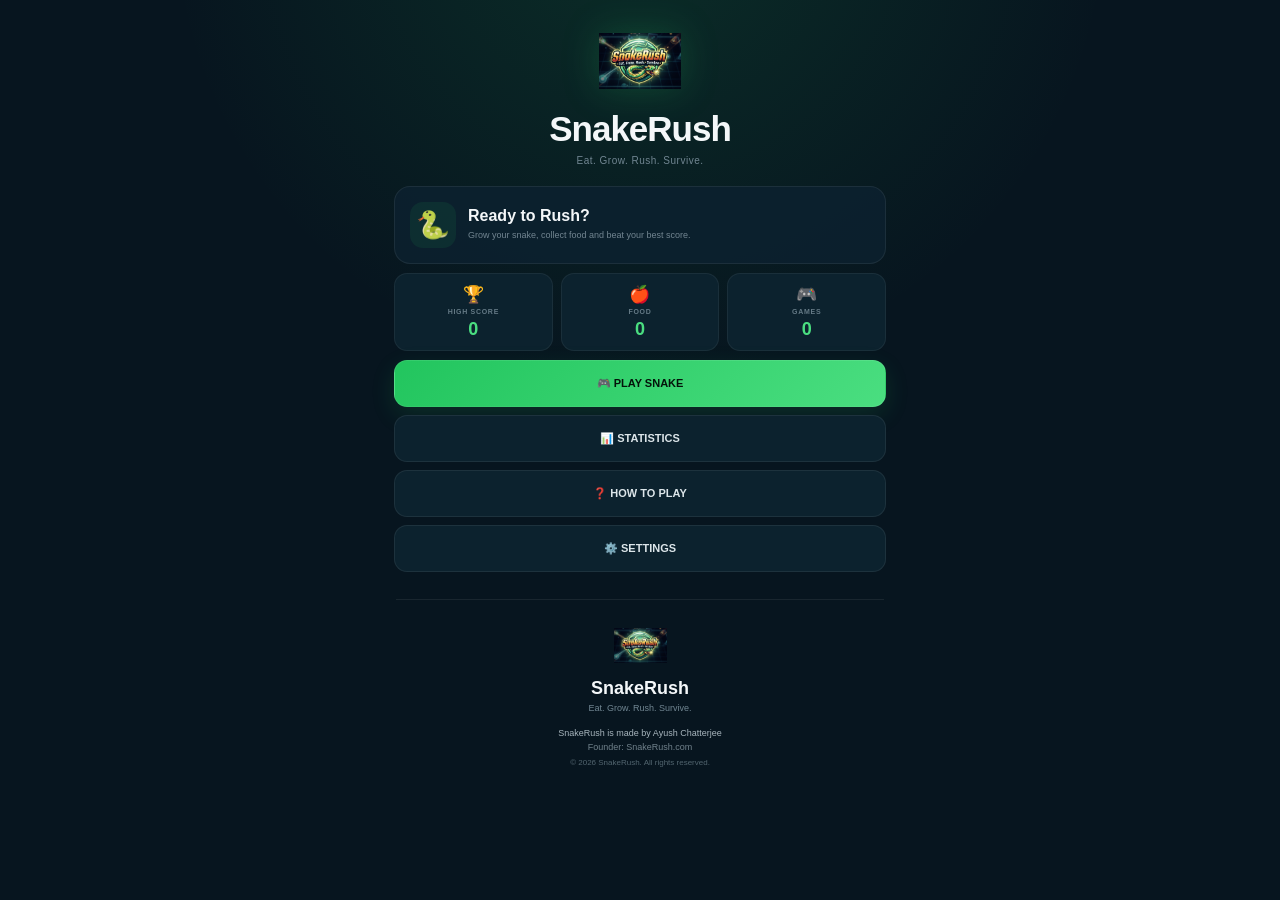
<file: index.html>
<!DOCTYPE html>
<html lang="en">

<head>
    <meta charset="UTF-8">

    <meta
        name="viewport"
        content="width=device-width, initial-scale=1.0, maximum-scale=1.0, user-scalable=no"
    >

    <meta name="theme-color" content="#07151f">

    <title>SnakeRush</title>

    <link rel="stylesheet" href="style.css">
</head>

<body>

<div class="app">

    <!-- =========================
         DASHBOARD
    ========================== -->

    <section id="dashboard" class="screen active">

        <header class="hero">

            <img
                src="snakerush-logo.png"
                alt="SnakeRush Logo"
                class="main-logo"
                onerror="this.style.display='none'; document.getElementById('fallbackLogo').style.display='flex';"
            >

            <div id="fallbackLogo" class="fallback-logo">
                🐍
            </div>

            <h1>SnakeRush</h1>

            <p class="tagline">
                Eat. Grow. Rush. Survive.
            </p>

        </header>


        <!-- WELCOME -->

        <div class="welcome-card">

            <div class="snake-icon">
                🐍
            </div>

            <div>

                <h2>Ready to Rush?</h2>

                <p>
                    Grow your snake, collect food
                    and beat your best score.
                </p>

            </div>

        </div>


        <!-- QUICK STATS -->

        <div class="quick-stats">

            <div class="quick-stat">

                <span>🏆</span>

                <small>HIGH SCORE</small>

                <strong id="dashboardHighScore">
                    0
                </strong>

            </div>


            <div class="quick-stat">

                <span>🍎</span>

                <small>FOOD</small>

                <strong id="dashboardFood">
                    0
                </strong>

            </div>


            <div class="quick-stat">

                <span>🎮</span>

                <small>GAMES</small>

                <strong id="dashboardGames">
                    0
                </strong>

            </div>

        </div>


        <!-- DASHBOARD MENU -->

        <div class="menu">

            <button
                id="playButton"
                class="menu-button primary"
            >
                🎮 PLAY SNAKE
            </button>


            <button
                id="statsButton"
                class="menu-button"
            >
                📊 STATISTICS
            </button>


            <button
                id="howButton"
                class="menu-button"
            >
                ❓ HOW TO PLAY
            </button>


            <button
                id="settingsButton"
                class="menu-button"
            >
                ⚙️ SETTINGS
            </button>

        </div>


        <!-- FOOTER -->

        <footer class="footer">

            <div class="footer-divider"></div>

            <img
                src="snakerush-logo.png"
                alt="SnakeRush"
                class="footer-logo"
            >

            <h3>SnakeRush</h3>

            <p class="footer-tagline">
                Eat. Grow. Rush. Survive.
            </p>

            <p class="creator">
                SnakeRush is made by Ayush Chatterjee
            </p>

            <p class="founder">
                Founder: SnakeRush.com
            </p>

            <p class="copyright">
                © 2026 SnakeRush. All rights reserved.
            </p>

        </footer>

    </section>



    <!-- =========================
         GAME SCREEN
    ========================== -->

    <section id="gameScreen" class="screen">

        <div class="game-header">

            <button
                id="homeButton"
                class="small-button"
            >
                ← HOME
            </button>


            <div class="game-title">
                🐍 SnakeRush
            </div>


            <button
                id="pauseButton"
                class="pause-button"
            >
                ⏸
            </button>

        </div>


        <!-- SCORE -->

        <div class="score-row">

            <div class="score-card">

                <span>SCORE</span>

                <strong id="score">
                    0
                </strong>

            </div>


            <div class="score-card">

                <span>BEST</span>

                <strong id="gameHighScore">
                    0
                </strong>

            </div>


            <div class="score-card">

                <span>SIZE</span>

                <strong id="snakeSize">
                    3
                </strong>

            </div>

        </div>


        <!-- SPEED -->

        <div class="speed-indicator">

            <span>MODE</span>

            <strong id="currentSpeed">
                MEDIUM
            </strong>

        </div>


        <!-- GAME BOARD -->

        <div
            id="gameArea"
            class="game-area"
        >

            <canvas id="gameCanvas"></canvas>


            <div
                id="gameOverlay"
                class="game-overlay"
            >

                <div class="overlay-content">

                    <div
                        id="overlayIcon"
                        class="overlay-icon"
                    >
                        🐍
                    </div>


                    <h2 id="overlayTitle">
                        Ready to Rush?
                    </h2>


                    <p id="overlayText">
                        Swipe anywhere on the board
                        to control your snake.
                    </p>


                    <button
                        id="overlayButton"
                        class="overlay-button"
                    >
                        START GAME
                    </button>

                </div>

            </div>

        </div>


        <div class="control-hint">

            <span>
                📱 Swipe
            </span>

            <span>
                ⌨️ Arrow / WASD
            </span>

        </div>


        <p class="game-tip">
            Collect 🍎 and avoid the walls and yourself.
        </p>

    </section>



    <!-- =========================
         STATISTICS
    ========================== -->

    <section id="statsScreen" class="screen">

        <div class="page-header">

            <button
                id="statsBack"
                class="back-button"
            >
                ←
            </button>

            <h2>
                📊 Statistics
            </h2>

        </div>


        <div class="statistics-grid">

            <div class="stat-card">

                <span>🏆</span>

                <small>BEST SCORE</small>

                <strong id="statsHighScore">
                    0
                </strong>

            </div>


            <div class="stat-card">

                <span>🍎</span>

                <small>FOOD COLLECTED</small>

                <strong id="statsFood">
                    0
                </strong>

            </div>


            <div class="stat-card">

                <span>🎮</span>

                <small>GAMES PLAYED</small>

                <strong id="statsGames">
                    0
                </strong>

            </div>


            <div class="stat-card">

                <span>🐍</span>

                <small>LONGEST SNAKE</small>

                <strong id="statsLongest">
                    3
                </strong>

            </div>

        </div>

    </section>



    <!-- =========================
         HOW TO PLAY
    ========================== -->

    <section id="howScreen" class="screen">

        <div class="page-header">

            <button
                id="howBack"
                class="back-button"
            >
                ←
            </button>

            <h2>
                ❓ How to Play
            </h2>

        </div>


        <div class="instructions">

            <div class="instruction-card">

                <div class="instruction-icon">
                    🍎
                </div>

                <div>

                    <h3>
                        Collect Food
                    </h3>

                    <p>
                        Eat the apples to earn
                        points and grow your snake.
                    </p>

                </div>

            </div>


            <div class="instruction-card">

                <div class="instruction-icon">
                    🐍
                </div>

                <div>

                    <h3>
                        Grow Bigger
                    </h3>

                    <p>
                        Every food increases
                        your snake's size.
                    </p>

                </div>

            </div>


            <div class="instruction-card">

                <div class="instruction-icon">
                    💥
                </div>

                <div>

                    <h3>
                        Avoid Collision
                    </h3>

                    <p>
                        Don't hit the wall
                        or your own body.
                    </p>

                </div>

            </div>


            <div class="instruction-card">

                <div class="instruction-icon">
                    📱
                </div>

                <div>

                    <h3>
                        Swipe Control
                    </h3>

                    <p>
                        Swipe anywhere inside
                        the game board.
                    </p>

                </div>

            </div>


            <div class="instruction-card">

                <div class="instruction-icon">
                    ⚡
                </div>

                <div>

                    <h3>
                        Choose Your Speed
                    </h3>

                    <p>
                        Select Slow, Medium
                        or Fast from Settings.
                    </p>

                </div>

            </div>

        </div>

    </section>



    <!-- =========================
         SETTINGS
    ========================== -->

    <section id="settingsScreen" class="screen">

        <div class="page-header">

            <button
                id="settingsBack"
                class="back-button"
            >
                ←
            </button>

            <h2>
                ⚙️ Settings
            </h2>

        </div>


        <div class="settings-box">

            <!-- SPEED -->

            <div class="settings-section">

                <div class="setting-heading">

                    <h3>
                        🐍 Snake Speed
                    </h3>

                    <p>
                        Choose how quickly your snake moves.
                    </p>

                </div>


                <div class="speed-options">

                    <button
                        class="speed-option"
                        data-speed="slow"
                    >

                        <span>🐢</span>

                        <strong>
                            SLOW
                        </strong>

                        <small>
                            Relaxed
                        </small>

                    </button>


                    <button
                        class="speed-option"
                        data-speed="medium"
                    >

                        <span>🐍</span>

                        <strong>
                            MEDIUM
                        </strong>

                        <small>
                            Normal
                        </small>

                    </button>


                    <button
                        class="speed-option"
                        data-speed="fast"
                    >

                        <span>⚡</span>

                        <strong>
                            FAST
                        </strong>

                        <small>
                            Challenge
                        </small>

                    </button>

                </div>

            </div>


            <!-- SOUND -->

            <div class="setting-row">

                <div>

                    <h3>
                        🔊 Game Sound
                    </h3>

                    <p>
                        Sound effects during gameplay.
                    </p>

                </div>


                <label class="switch">

                    <input
                        type="checkbox"
                        id="soundToggle"
                        checked
                    >

                    <span></span>

                </label>

            </div>


            <!-- VIBRATION -->

            <div class="setting-row">

                <div>

                    <h3>
                        📳 Vibration
                    </h3>

                    <p>
                        Vibration when collecting food.
                    </p>

                </div>


                <label class="switch">

                    <input
                        type="checkbox"
                        id="vibrationToggle"
                        checked
                    >

                    <span></span>

                </label>

            </div>


            <!-- GAME DETAILS -->

            <button
                id="detailsButton"
                class="settings-details-button"
            >

                <div class="details-button-icon">
                    ℹ️
                </div>

                <div class="details-button-text">

                    <strong>
                        Game Details
                    </strong>

                    <small>
                        About SnakeRush & how it works
                    </small>

                </div>

                <span class="details-arrow">
                    →
                </span>

            </button>

        </div>


        <!-- SETTINGS FOOTER -->

        <footer class="footer settings-footer">

            <div class="footer-divider"></div>

            <img
                src="snakerush-logo.png"
                alt="SnakeRush"
                class="footer-logo"
            >

            <h3>
                SnakeRush
            </h3>

            <p class="footer-tagline">
                Eat. Grow. Rush. Survive.
            </p>

            <p class="creator">
                SnakeRush is made by Ayush Chatterjee
            </p>

            <p class="founder">
                Founder: SnakeRush.com
            </p>

            <p class="copyright">
                © 2026 SnakeRush. All rights reserved.
            </p>

        </footer>

    </section>

</div>


<script src="script.js"></script>

</body>

</html>
</file>
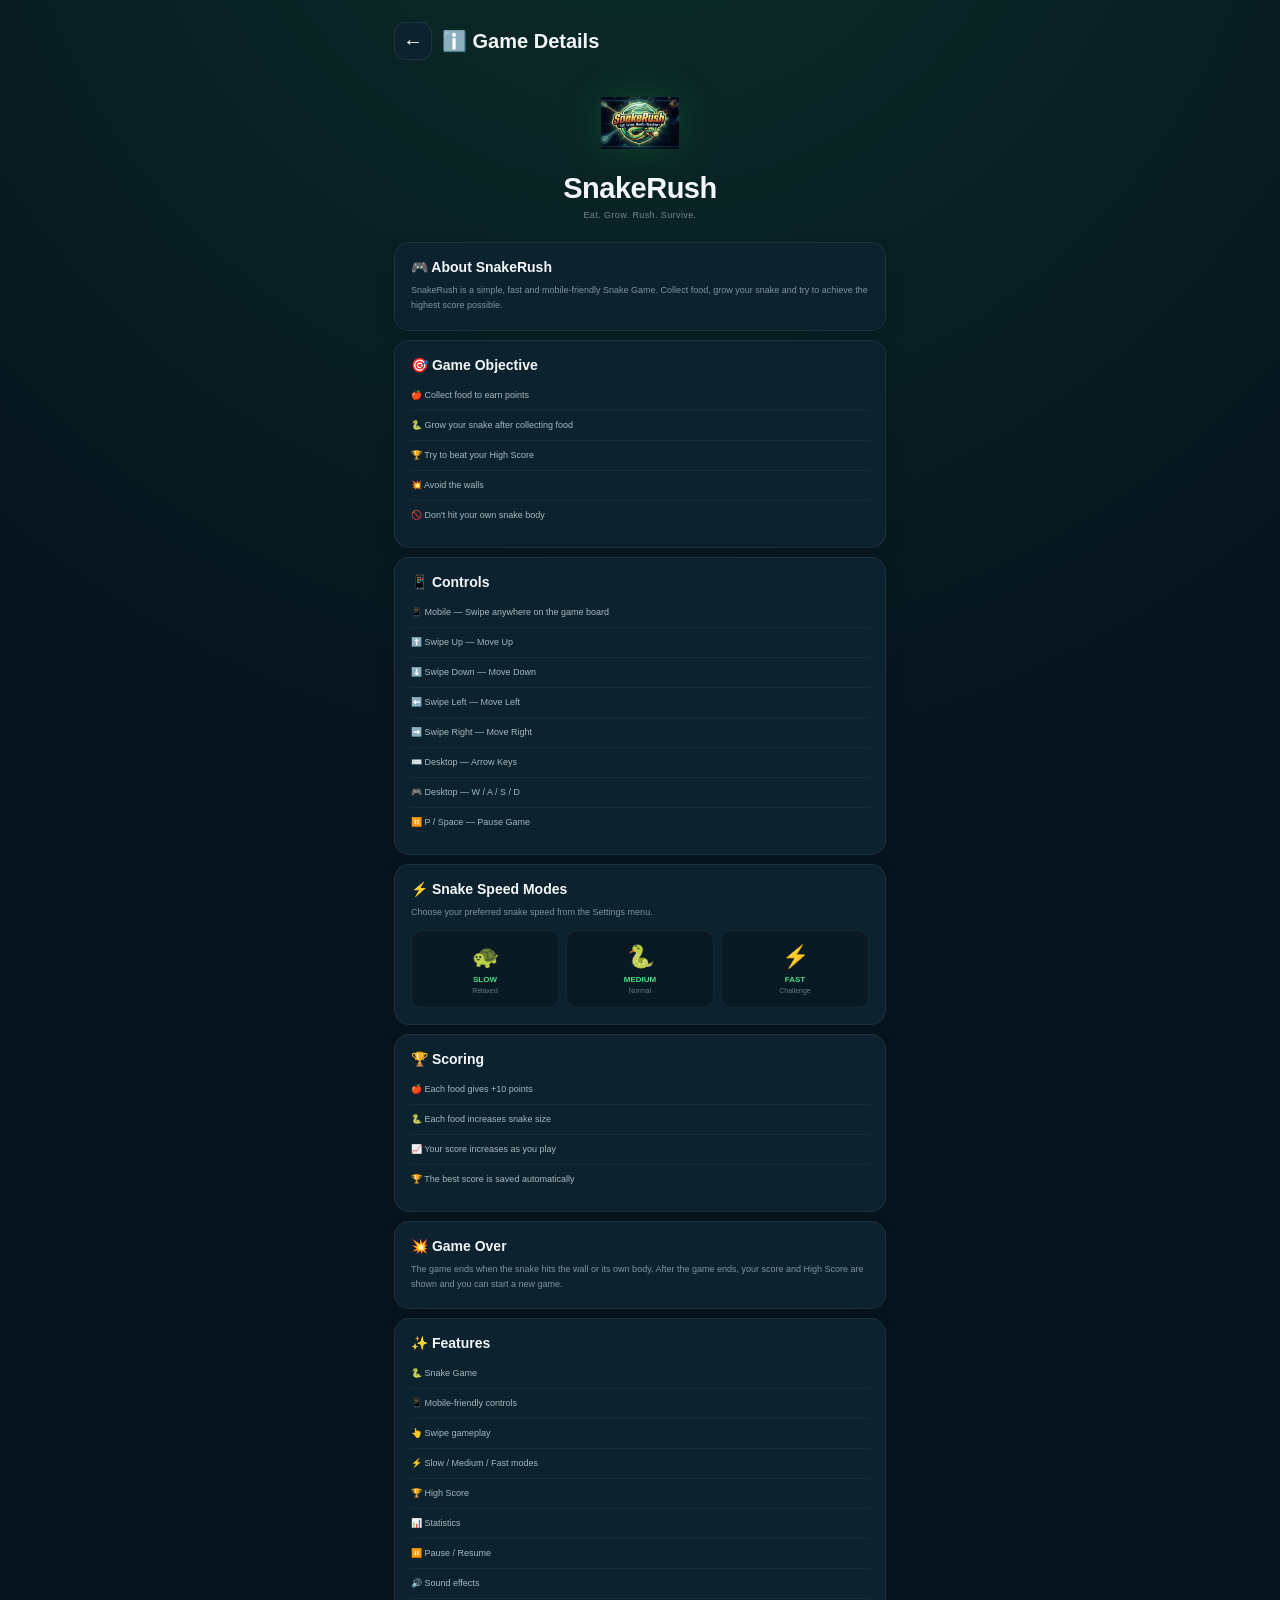
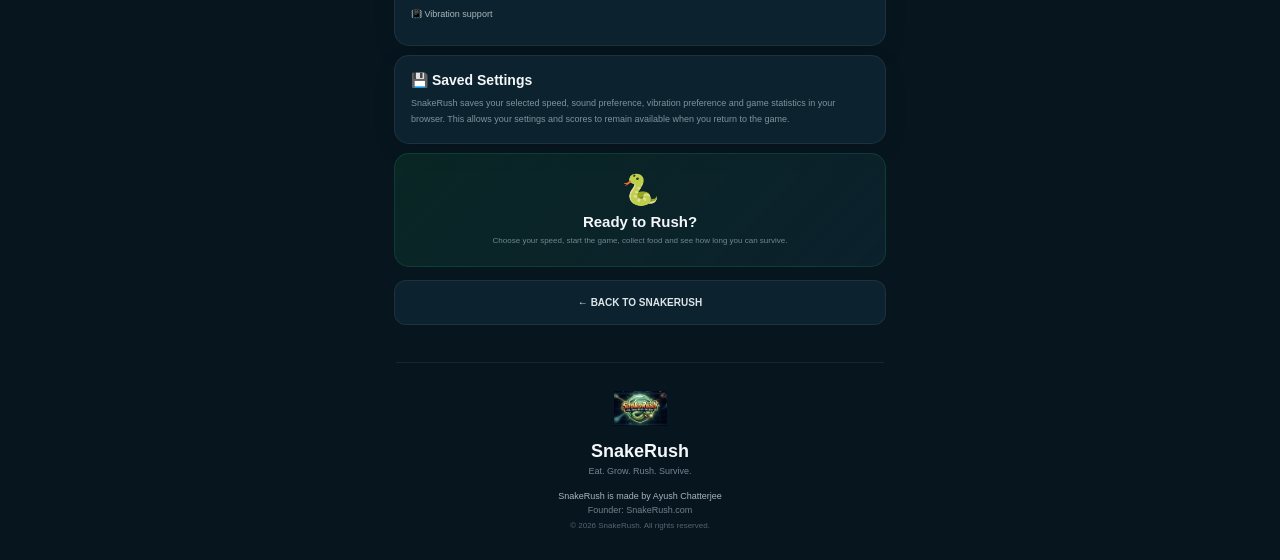
<file: details.html>
<!DOCTYPE html>
<html lang="en">

<head>

    <meta charset="UTF-8">

    <meta
        name="viewport"
        content="width=device-width, initial-scale=1.0"
    >

    <meta
        name="theme-color"
        content="#07151f"
    >

    <meta
        name="description"
        content="SnakeRush Game Details"
    >

    <title>Game Details • SnakeRush</title>

    <link
        rel="stylesheet"
        href="style.css"
    >

    <style>

        /* =========================
           DETAILS PAGE
        ========================= */

        .details-page {
            min-height: 100vh;
            padding-bottom: 10px;
        }


        /* =========================
           PAGE HEADER
        ========================= */

        .details-page .page-header {
            padding-top: 6px;
            padding-bottom: 16px;
        }


        /* =========================
           HERO
        ========================= */

        .details-hero {
            text-align: center;
            padding: 8px 0 22px;
        }

        .details-logo {
            width: 78px;
            height: 78px;

            display: block;

            object-fit: contain;

            margin: 0 auto 10px;

            filter:
                drop-shadow(
                    0 0 18px
                    rgba(34, 197, 94, .18)
                );
        }

        .details-hero h1 {
            font-size: 29px;
            font-weight: 800;
            letter-spacing: -.5px;
        }

        .details-hero p {
            margin-top: 5px;

            color: #718692;

            font-size: 9px;

            letter-spacing: .4px;
        }


        /* =========================
           DETAILS CARDS
        ========================= */

        .details-card {
            background: #0c222e;

            border:
                1px solid
                rgba(255, 255, 255, .07);

            border-radius: 15px;

            padding: 16px;

            margin-bottom: 9px;

            box-shadow:
                0 8px 25px
                rgba(0, 0, 0, .08);
        }

        .details-card h2 {
            font-size: 14px;

            font-weight: 800;

            margin-bottom: 8px;
        }

        .details-card p {
            color: #81939c;

            font-size: 9px;

            line-height: 1.7;
        }


        /* =========================
           LIST
        ========================= */

        .details-list {
            list-style: none;

            padding: 0;

            margin: 0;
        }

        .details-list li {
            display: flex;

            align-items: center;

            gap: 8px;

            min-height: 30px;

            padding: 7px 0;

            color: #a9b8bf;

            font-size: 9px;

            line-height: 1.45;

            border-bottom:
                1px solid
                rgba(255, 255, 255, .04);
        }

        .details-list li:last-child {
            border-bottom: none;
        }


        /* =========================
           SPEED
        ========================= */

        .speed-detail-grid {
            display: grid;

            grid-template-columns:
                repeat(3, 1fr);

            gap: 7px;

            margin-top: 10px;
        }

        .speed-detail {
            text-align: center;

            padding: 13px 4px;

            border-radius: 11px;

            background: #091a25;

            border:
                1px solid
                rgba(255, 255, 255, .06);
        }

        .speed-detail span {
            display: block;

            font-size: 22px;
        }

        .speed-detail strong {
            display: block;

            margin-top: 5px;

            color: #4ade80;

            font-size: 8px;

            font-weight: 800;
        }

        .speed-detail small {
            display: block;

            margin-top: 3px;

            color: #647984;

            font-size: 7px;
        }


        /* =========================
           FEATURE HIGHLIGHT
        ========================= */

        .details-highlight {
            text-align: center;

            padding: 18px 15px;

            background:
                linear-gradient(
                    135deg,
                    rgba(34, 197, 94, .10),
                    rgba(12, 34, 46, .9)
                );

            border:
                1px solid
                rgba(34, 197, 94, .16);

            border-radius: 15px;

            margin-bottom: 9px;
        }

        .details-highlight-icon {
            font-size: 30px;

            margin-bottom: 6px;
        }

        .details-highlight h2 {
            font-size: 15px;
        }

        .details-highlight p {
            margin-top: 5px;

            color: #718692;

            font-size: 8px;

            line-height: 1.6;
        }


        /* =========================
           BACK BUTTON
        ========================= */

        .details-back {
            width: 100%;

            min-height: 45px;

            border-radius: 12px;

            background: #0c222e;

            border:
                1px solid
                rgba(255, 255, 255, .07);

            color: #dce5e9;

            font-size: 10px;

            font-weight: 800;

            cursor: pointer;

            margin-top: 4px;

            margin-bottom: 10px;

            transition:
                transform .12s,
                background .12s;
        }

        .details-back:active {
            transform: scale(.98);

            background: #102d3a;
        }


        /* =========================
           FOOTER
        ========================= */

        .details-page .footer {
            padding-top: 27px;
            padding-bottom: 20px;
        }


        /* =========================
           SMALL MOBILE
        ========================= */

        @media (max-width: 360px) {

            .details-hero h1 {
                font-size: 26px;
            }

            .details-logo {
                width: 70px;
                height: 70px;
            }

            .details-card {
                padding: 14px;
            }

            .details-card h2 {
                font-size: 13px;
            }

            .details-card p,
            .details-list li {
                font-size: 8px;
            }

        }

    </style>

</head>


<body>

<div class="app details-page">


    <!-- =================================
         PAGE HEADER
    ================================== -->

    <div class="page-header">

        <button
            class="back-button"
            type="button"
            onclick="window.location.href='index.html'"
        >
            ←
        </button>

        <h2>
            ℹ️ Game Details
        </h2>

    </div>



    <!-- =================================
         LOGO + TITLE
    ================================== -->

    <section class="details-hero">

        <img
            src="snakerush-logo.png"
            alt="SnakeRush Logo"
            class="details-logo"
        >

        <h1>
            SnakeRush
        </h1>

        <p>
            Eat. Grow. Rush. Survive.
        </p>

    </section>



    <!-- =================================
         ABOUT
    ================================== -->

    <div class="details-card">

        <h2>
            🎮 About SnakeRush
        </h2>

        <p>
            SnakeRush is a simple, fast and
            mobile-friendly Snake Game. Collect
            food, grow your snake and try to
            achieve the highest score possible.
        </p>

    </div>



    <!-- =================================
         OBJECTIVE
    ================================== -->

    <div class="details-card">

        <h2>
            🎯 Game Objective
        </h2>

        <ul class="details-list">

            <li>
                🍎 Collect food to earn points
            </li>

            <li>
                🐍 Grow your snake after collecting food
            </li>

            <li>
                🏆 Try to beat your High Score
            </li>

            <li>
                💥 Avoid the walls
            </li>

            <li>
                🚫 Don't hit your own snake body
            </li>

        </ul>

    </div>



    <!-- =================================
         CONTROLS
    ================================== -->

    <div class="details-card">

        <h2>
            📱 Controls
        </h2>

        <ul class="details-list">

            <li>
                📱 Mobile — Swipe anywhere on the game board
            </li>

            <li>
                ⬆️ Swipe Up — Move Up
            </li>

            <li>
                ⬇️ Swipe Down — Move Down
            </li>

            <li>
                ⬅️ Swipe Left — Move Left
            </li>

            <li>
                ➡️ Swipe Right — Move Right
            </li>

            <li>
                ⌨️ Desktop — Arrow Keys
            </li>

            <li>
                🎮 Desktop — W / A / S / D
            </li>

            <li>
                ⏸️ P / Space — Pause Game
            </li>

        </ul>

    </div>



    <!-- =================================
         SPEED MODES
    ================================== -->

    <div class="details-card">

        <h2>
            ⚡ Snake Speed Modes
        </h2>

        <p>
            Choose your preferred snake speed
            from the Settings menu.
        </p>


        <div class="speed-detail-grid">

            <div class="speed-detail">

                <span>
                    🐢
                </span>

                <strong>
                    SLOW
                </strong>

                <small>
                    Relaxed
                </small>

            </div>


            <div class="speed-detail">

                <span>
                    🐍
                </span>

                <strong>
                    MEDIUM
                </strong>

                <small>
                    Normal
                </small>

            </div>


            <div class="speed-detail">

                <span>
                    ⚡
                </span>

                <strong>
                    FAST
                </strong>

                <small>
                    Challenge
                </small>

            </div>

        </div>

    </div>



    <!-- =================================
         SCORING
    ================================== -->

    <div class="details-card">

        <h2>
            🏆 Scoring
        </h2>

        <ul class="details-list">

            <li>
                🍎 Each food gives +10 points
            </li>

            <li>
                🐍 Each food increases snake size
            </li>

            <li>
                📈 Your score increases as you play
            </li>

            <li>
                🏆 The best score is saved automatically
            </li>

        </ul>

    </div>



    <!-- =================================
         GAME OVER
    ================================== -->

    <div class="details-card">

        <h2>
            💥 Game Over
        </h2>

        <p>
            The game ends when the snake hits
            the wall or its own body. After the
            game ends, your score and High Score
            are shown and you can start a new game.
        </p>

    </div>



    <!-- =================================
         FEATURES
    ================================== -->

    <div class="details-card">

        <h2>
            ✨ Features
        </h2>

        <ul class="details-list">

            <li>
                🐍 Snake Game
            </li>

            <li>
                📱 Mobile-friendly controls
            </li>

            <li>
                👆 Swipe gameplay
            </li>

            <li>
                ⚡ Slow / Medium / Fast modes
            </li>

            <li>
                🏆 High Score
            </li>

            <li>
                📊 Statistics
            </li>

            <li>
                ⏸️ Pause / Resume
            </li>

            <li>
                🔊 Sound effects
            </li>

            <li>
                📳 Vibration support
            </li>

        </ul>

    </div>



    <!-- =================================
         SAVED DATA
    ================================== -->

    <div class="details-card">

        <h2>
            💾 Saved Settings
        </h2>

        <p>
            SnakeRush saves your selected speed,
            sound preference, vibration preference
            and game statistics in your browser.
            This allows your settings and scores
            to remain available when you return
            to the game.
        </p>

    </div>



    <!-- =================================
         GAME EXPERIENCE
    ================================== -->

    <div class="details-highlight">

        <div class="details-highlight-icon">
            🐍
        </div>

        <h2>
            Ready to Rush?
        </h2>

        <p>
            Choose your speed, start the game,
            collect food and see how long you
            can survive.
        </p>

    </div>



    <!-- =================================
         BACK TO GAME
    ================================== -->

    <button
        class="details-back"
        type="button"
        onclick="window.location.href='index.html'"
    >
        ← BACK TO SNAKERUSH
    </button>



   <!-- =================================
     FOOTER
================================= -->

<footer class="footer">

    <div class="footer-divider"></div>

    <!-- LOGO -->
    <img
        src="snakerush-logo.png"
        alt="SnakeRush Logo"
        class="footer-logo"
    >

    <!-- GAME NAME -->
    <h3>
        SnakeRush
    </h3>

    <!-- TAGLINE -->
    <p class="footer-tagline">
        Eat. Grow. Rush. Survive.
    </p>

    <!-- CREATOR -->
    <p class="creator">
        SnakeRush is made by Ayush Chatterjee
    </p>

    <!-- FOUNDER -->
    <p class="founder">
        Founder: SnakeRush.com
    </p>

    <!-- COPYRIGHT -->
    <p class="copyright">
        © 2026 SnakeRush. All rights reserved.
    </p>

</footer>
</file>
<file: style.css>
* {
    box-sizing: border-box;
    margin: 0;
    padding: 0;
    -webkit-tap-highlight-color: transparent;
}

html {
    min-height: 100%;
}

body {
    min-height: 100vh;

    background:
        radial-gradient(
            circle at 50% -10%,
            rgba(34, 197, 94, 0.14),
            transparent 40%
        ),
        #07151f;

    color: #f4f7f9;

    font-family:
        Arial,
        Helvetica,
        sans-serif;

    overflow-x: hidden;
}

button {
    font-family: inherit;
    border: 0;
}

button:focus {
    outline: none;
}

.app {
    width: 100%;
    max-width: 520px;
    margin: auto;
    padding: 16px 14px 0;
}

.screen {
    display: none;
}

.screen.active {
    display: block;
}


/* HERO */

.hero {
    text-align: center;
    padding: 4px 0 20px;
}

.main-logo {
    width: 82px;
    height: 82px;
    display: block;
    object-fit: contain;
    margin: 0 auto 7px;

    filter:
        drop-shadow(
            0 0 18px
            rgba(34, 197, 94, .22)
        );
}

.fallback-logo {
    width: 82px;
    height: 82px;

    margin: 0 auto 7px;

    border-radius: 22px;

    background: #0d2935;

    align-items: center;
    justify-content: center;

    font-size: 43px;

    display: none;
}

.hero h1 {
    font-size: 35px;
    font-weight: 800;
    letter-spacing: -1px;
}

.tagline {
    margin-top: 6px;
    color: #718692;
    font-size: 10px;
    letter-spacing: .5px;
}


/* WELCOME */

.welcome-card {
    display: flex;
    align-items: center;
    gap: 12px;

    padding: 15px;

    border-radius: 16px;

    background: rgba(12, 34, 47, .85);

    border:
        1px solid
        rgba(255, 255, 255, .07);

    margin-bottom: 9px;
}

.snake-icon {
    width: 46px;
    height: 46px;

    display: flex;
    align-items: center;
    justify-content: center;

    flex-shrink: 0;

    border-radius: 13px;

    background:
        rgba(34, 197, 94, .09);

    font-size: 27px;
}

.welcome-card h2 {
    font-size: 16px;
}

.welcome-card p {
    margin-top: 4px;

    color: #728591;

    font-size: 9px;

    line-height: 1.45;
}


/* QUICK STATS */

.quick-stats {
    display: grid;
    grid-template-columns: repeat(3, 1fr);
    gap: 8px;

    margin-bottom: 9px;
}

.quick-stat {
    text-align: center;

    padding: 10px 3px;

    border-radius: 13px;

    background: #0c222e;

    border:
        1px solid
        rgba(255, 255, 255, .06);
}

.quick-stat span {
    display: block;
    font-size: 17px;
    margin-bottom: 3px;
}

.quick-stat small {
    display: block;

    color: #657a86;

    font-size: 7px;

    font-weight: 800;

    letter-spacing: .7px;
}

.quick-stat strong {
    display: block;

    margin-top: 4px;

    color: #4ade80;

    font-size: 18px;
}


/* MENU */

.menu {
    display: flex;
    flex-direction: column;
    gap: 8px;
}

.menu-button {
    width: 100%;
    min-height: 47px;

    border-radius: 13px;

    background: #0c222e;

    border:
        1px solid
        rgba(255, 255, 255, .07);

    color: #dce5e9;

    font-size: 11px;

    font-weight: 800;

    cursor: pointer;

    transition:
        transform .12s,
        background .12s;
}

.menu-button:active {
    transform: scale(.97);
}

.menu-button.primary {
    color: #04130a;

    background:
        linear-gradient(
            135deg,
            #22c55e,
            #4ade80
        );

    box-shadow:
        0 8px 24px
        rgba(34, 197, 94, .14);
}


/* FOOTER */

.footer {
    text-align: center;
    padding: 27px 2px 18px;
}

.footer-divider {
    height: 1px;
    width: 100%;

    background:
        rgba(255, 255, 255, .07);

    margin-bottom: 19px;
}

.footer-logo {
    width: 53px;
    height: 53px;

    object-fit: contain;

    display: block;

    margin: 0 auto 6px;
}

.footer h3 {
    font-size: 18px;
}

.footer-tagline {
    margin-top: 4px;

    color: #718692;

    font-size: 9px;
}

.creator {
    margin-top: 15px;

    color: #a7b5bd;

    font-size: 9px;
}

.founder {
    margin-top: 4px;

    color: #70818b;

    font-size: 9px;
}

.copyright {
    margin-top: 6px;

    color: #52656f;

    font-size: 8px;
}


/* GAME HEADER */

.game-header {
    display: grid;

    grid-template-columns:
        1fr auto 1fr;

    align-items: center;

    gap: 7px;

    margin-bottom: 9px;
}

.game-title {
    text-align: center;

    white-space: nowrap;

    font-size: 15px;

    font-weight: 800;
}

.small-button,
.pause-button {
    height: 36px;

    border-radius: 10px;

    background: #0c222e;

    border:
        1px solid
        rgba(255, 255, 255, .07);

    color: #d8e2e7;

    font-size: 8px;

    font-weight: 800;

    cursor: pointer;
}

.small-button {
    padding: 0 9px;
}

.pause-button {
    width: 38px;

    justify-self: end;

    font-size: 15px;
}


/* SCORE */

.score-row {
    display: grid;

    grid-template-columns:
        repeat(3, 1fr);

    gap: 7px;

    margin-bottom: 7px;
}

.score-card {
    text-align: center;

    padding: 8px 3px;

    background: #0c222e;

    border:
        1px solid
        rgba(255, 255, 255, .07);

    border-radius: 11px;
}

.score-card span {
    display: block;

    color: #657a86;

    font-size: 6px;

    font-weight: 800;

    letter-spacing: .8px;
}

.score-card strong {
    display: block;

    color: #4ade80;

    font-size: 17px;

    margin-top: 2px;
}


/* SPEED INDICATOR */

.speed-indicator {
    display: flex;

    align-items: center;
    justify-content: center;

    gap: 5px;

    margin-bottom: 7px;
}

.speed-indicator span {
    color: #657a86;
    font-size: 7px;
    font-weight: 800;
}

.speed-indicator strong {
    color: #4ade80;
    font-size: 8px;
}


/* GAME AREA */

.game-area {
    position: relative;

    width: 100%;

    aspect-ratio: 1 / 1;

    overflow: hidden;

    border-radius: 18px;

    background: #06100d;

    border:
        1px solid
        rgba(34, 197, 94, .22);

    box-shadow:
        0 16px 38px
        rgba(0, 0, 0, .3);

    touch-action: none;

    user-select: none;

    -webkit-user-select: none;
}

#gameCanvas {
    display: block;

    width: 100%;
    height: 100%;
}


/* GAME OVERLAY */

.game-overlay {
    position: absolute;

    inset: 0;

    display: flex;

    align-items: center;
    justify-content: center;

    padding: 20px;

    text-align: center;

    background:
        rgba(3, 11, 15, .78);

    backdrop-filter:
        blur(4px);
}

.overlay-content {
    width: 100%;
    max-width: 275px;
}

.overlay-icon {
    font-size: 42px;
    margin-bottom: 6px;
}

.overlay-content h2 {
    font-size: 21px;
}

.overlay-content p {
    margin-top: 6px;

    color: #728591;

    font-size: 9px;

    line-height: 1.5;
}

.overlay-button {
    min-width: 145px;

    min-height: 43px;

    margin-top: 14px;

    padding: 0 20px;

    border-radius: 12px;

    background:
        linear-gradient(
            135deg,
            #22c55e,
            #4ade80
        );

    color: #04130a;

    font-size: 10px;

    font-weight: 800;

    cursor: pointer;
}


/* CONTROLS */

.control-hint {
    display: grid;

    grid-template-columns: 1fr 1fr;

    gap: 7px;

    margin-top: 8px;
}

.control-hint span {
    padding: 8px 3px;

    text-align: center;

    border-radius: 10px;

    background:
        rgba(12, 34, 46, .65);

    color: #70828c;

    font-size: 8px;
}

.game-tip {
    padding: 8px 0 15px;

    text-align: center;

    color: #536771;

    font-size: 8px;
}


/* PAGE HEADER */

.page-header {
    display: flex;

    align-items: center;

    gap: 10px;

    padding: 4px 0 17px;
}

.page-header h2 {
    font-size: 20px;
}

.back-button {
    width: 38px;
    height: 38px;

    border-radius: 11px;

    background: #0c222e;

    border:
        1px solid
        rgba(255, 255, 255, .07);

    color: white;

    font-size: 20px;

    cursor: pointer;
}


/* STATISTICS */

.statistics-grid {
    display: grid;

    grid-template-columns:
        1fr 1fr;

    gap: 8px;
}

.stat-card {
    text-align: center;

    padding: 24px 5px;

    border-radius: 15px;

    background: #0c222e;

    border:
        1px solid
        rgba(255, 255, 255, .07);
}

.stat-card span {
    display: block;

    font-size: 27px;

    margin-bottom: 7px;
}

.stat-card small {
    display: block;

    color: #657a86;

    font-size: 7px;

    font-weight: 800;

    letter-spacing: .7px;
}

.stat-card strong {
    display: block;

    color: #4ade80;

    font-size: 24px;

    margin-top: 5px;
}


/* INSTRUCTIONS */

.instructions {
    display: flex;

    flex-direction: column;

    gap: 8px;
}

.instruction-card {
    display: flex;

    align-items: center;

    gap: 12px;

    padding: 14px;

    border-radius: 14px;

    background: #0c222e;

    border:
        1px solid
        rgba(255, 255, 255, .07);
}

.instruction-icon {
    width: 41px;
    height: 41px;

    flex-shrink: 0;

    display: flex;

    align-items: center;
    justify-content: center;

    border-radius: 11px;

    background:
        rgba(34, 197, 94, .08);

    font-size: 21px;
}

.instruction-card h3 {
    font-size: 11px;
}

.instruction-card p {
    margin-top: 3px;

    color: #718692;

    font-size: 8px;

    line-height: 1.5;
}


/* SETTINGS */

.settings-box {
    overflow: hidden;

    border-radius: 16px;

    background: #0c222e;

    border:
        1px solid
        rgba(255, 255, 255, .07);
}

.settings-section {
    padding: 16px;

    border-bottom:
        1px solid
        rgba(255, 255, 255, .07);
}

.setting-heading h3 {
    font-size: 13px;
}

.setting-heading p {
    margin-top: 4px;

    color: #718692;

    font-size: 8px;
}


/* SPEED OPTIONS */

.speed-options {
    display: grid;

    grid-template-columns:
        repeat(3, 1fr);

    gap: 7px;

    margin-top: 13px;
}

.speed-option {
    min-height: 86px;

    border-radius: 12px;

    background: #091a25;

    border:
        1px solid
        rgba(255, 255, 255, .07);

    color: #9eafb8;

    cursor: pointer;

    transition:
        .15s;
}

.speed-option span {
    display: block;

    font-size: 23px;
}

.speed-option strong {
    display: block;

    margin-top: 4px;

    font-size: 8px;
}

.speed-option small {
    display: block;

    margin-top: 3px;

    color: #5f727d;

    font-size: 7px;
}

.speed-option.selected {
    background:
        rgba(34, 197, 94, .12);

    border-color:
        rgba(34, 197, 94, .55);

    color: #4ade80;
}


/* SETTING ROW */

.setting-row {
    display: flex;

    align-items: center;
    justify-content: space-between;

    gap: 15px;

    padding: 16px;

    border-bottom:
        1px solid
        rgba(255, 255, 255, .07);
}

.setting-row h3 {
    font-size: 11px;
}

.setting-row p {
    margin-top: 4px;

    color: #718692;

    font-size: 8px;
}


/* =================================
   GAME DETAILS BUTTON
================================= */

.settings-details-button {
    width: 100%;

    display: flex;

    align-items: center;

    gap: 11px;

    padding: 14px 16px;

    background: transparent;

    color: #e2eaee;

    text-align: left;

    cursor: pointer;

    transition:
        background .15s;
}

.settings-details-button:active {
    background:
        rgba(34, 197, 94, .07);
}

.details-button-icon {
    width: 38px;
    height: 38px;

    flex-shrink: 0;

    display: flex;

    align-items: center;
    justify-content: center;

    border-radius: 11px;

    background:
        rgba(34, 197, 94, .10);

    font-size: 19px;
}

.details-button-text {
    flex: 1;
}

.details-button-text strong {
    display: block;

    font-size: 11px;
}

.details-button-text small {
    display: block;

    margin-top: 3px;

    color: #718692;

    font-size: 8px;
}

.details-arrow {
    color: #4ade80;

    font-size: 17px;
}


/* SWITCH */

.switch {
    width: 44px;
    height: 24px;

    position: relative;

    flex-shrink: 0;
}

.switch input {
    display: none;
}

.switch span {
    position: absolute;

    inset: 0;

    border-radius: 20px;

    background: #263a45;

    cursor: pointer;

    transition: .2s;
}

.switch span::before {
    content: "";

    position: absolute;

    width: 18px;
    height: 18px;

    left: 3px;
    top: 3px;

    border-radius: 50%;

    background: white;

    transition: .2s;
}

.switch input:checked + span {
    background: #22c55e;
}

.switch input:checked + span::before {
    transform:
        translateX(20px);
}


/* SETTINGS FOOTER */

.settings-footer {
    padding-top: 27px;
}


/* SMALL PHONES */

@media (max-width: 360px) {

    .app {
        padding-left: 10px;
        padding-right: 10px;
    }

    .hero h1 {
        font-size: 31px;
    }

    .main-logo,
    .fallback-logo {
        width: 70px;
        height: 70px;
    }

    .welcome-card {
        padding: 13px;
    }

    .menu-button {
        min-height: 45px;
    }

    .game-title {
        font-size: 13px;
    }

    .speed-option {
        min-height: 80px;
    }
}


/* LANDSCAPE MOBILE */

@media (
    orientation: landscape
) and (max-height: 520px) {

    .app {
        max-width: 700px;
    }

    .game-area {
        max-width: 430px;
        margin: auto;
    }
}
</file>
